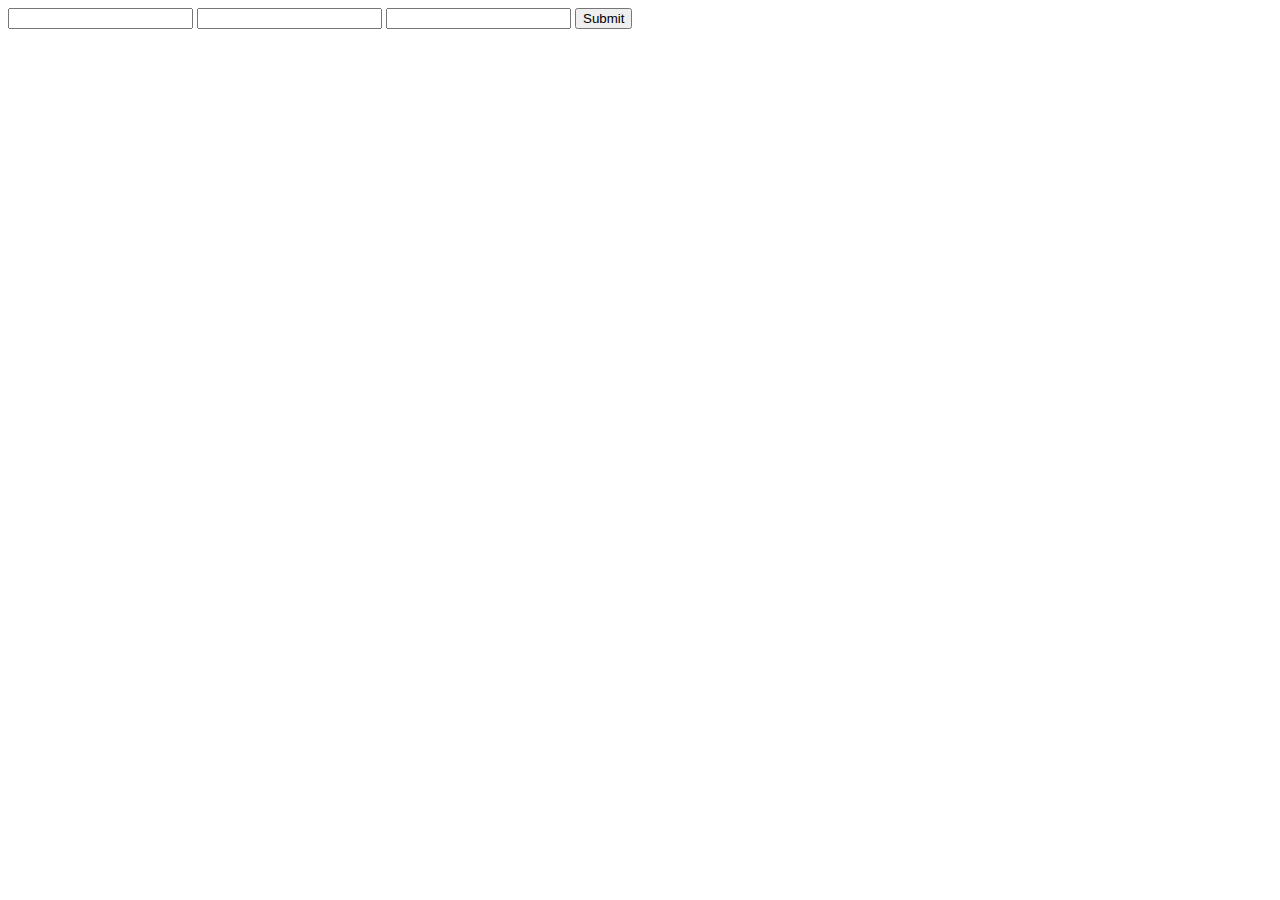
<file: desbourd.html>
<!-- <!DOCTYPE html>
<html lang="en">

<head>
    <meta charset="UTF-8">
    <meta name="viewport" content="width=device-width, initial-scale=1.0">
    <title>G</title>
    <link href="https://cdn.jsdelivr.net/npm/bootstrap@5.0.2/dist/css/bootstrap.min.css" rel="stylesheet"
        integrity="sha384-EVSTQN3/azprG1Anm3QDgpJLIm9Nao0Yz1ztcQTwFspd3yD65VohhpuuCOmLASjC" crossorigin="anonymous">
        <link rel="stylesheet" href="desbourd.css">
</head>
<body>
    <div id="container">
        <div class="header">
            <h2>HEADER</h2>
 
        </div>
        <div id="header1">
            <button class="btn btn-primary" type="button" data-bs-toggle="offcanvas" data-bs-target="#offcanvasRight" aria-controls="offcanvasRight">Profile</button>
            <div class="offcanvas offcanvas-end" tabindex="-1" id="offcanvasRight" aria-labelledby="offcanvasRightLabel">
              <div class="offcanvas-header">
                <h1 class="offcanvas-title" id="offcanvasRightLabel">Your Profile</h1>
                <form id="log">
                    <input type="submit" name="logout" value="Logout">
                </form>
                <button type="button" class="btn-close" data-bs-dismiss="offcanvas" aria-label="Close"></button>
              </div>
              <div class="offcanvas-body">
                <table >
                    <tr>
                        <td>id</td>
                        <td><span name="id"></span></td>
                    </tr>
                    <tr>
                        <td>Name</td>
                        <td><span name="name"></span></td>
                        <td><a href="#"><u>edit</u></a></td>
                    </tr>
                    <tr>
                        <td>Father</td>
                        <td><span name="ename"></span></td>
                        <td><a href="#"><u>edit</u></a></td>
                    </tr>
                    <tr>
                        <td>Email</td>
                        <td><span name="email"></span></td>
                        <td><a href="#"><u>edit</u></a></td>
                    </tr>
                    <tr>
                        <td>Password</td>
                        <td><span name="pass"></span></td>
                        <td><a href="#"><u>edit</u></a></td>
                    </tr>
                    <tr>
                        <td>Mobile</td>
                        <td><span name="mobile"></span></td>
                        <td><a href=""><u>edit</u></a></td>
                    </tr>
                </table>
              </div>
              <div id="button">
                <label for="toggler">
                    Update
                </label>
                <input type="checkbox" id="toggler" name=""> 
                <div id="update">

                    <input type="text"required placeholder="Enter Your new name" name="newname">
                    <input type="text" placeholder="Enter Father new name" name="newfname">
                    <input type="text" placeholder="Enter Your new email" name="newemail">
                    <input type="text" placeholder="Enter Your new password" name="newpass">
                    <input type="text" placeholder="Enter Your new contact" name="newcontact">
                    <input type="submit" value="Submit" name="newsubmit" id="sub">

            </div>
              </div>
            </div>
           
         </div>
           
        <br>
        <div id="header2">
            <div id="image">
                <img width="80%" src="info-removebg-preview.png" alt="">
            </div>

            <div id="navitem">
                <ul>
                    <li><a href="">HOME <i class="fa fa-angle-down" aria-hidden="true"></i></a></li>
                    <li><a href="">ABOUT <i class="fa fa-angle-down" aria-hidden="true"></i></a></li>
                    <li><a href="">GELLARY <i class="fa fa-angle-down" aria-hidden="true"></i></a></li>
                    <li><a href="">SERVICES <i class="fa fa-angle-down" aria-hidden="true"></i></a></li>
                </ul>
            </div>
            <div id="contact">
                CONTACT US
            </div>
        </div>
         <div id="main">
            <div>
                <span>about us</span><br>
                <p>This is a basic layout that includes a header, a main content area with sample posts, and a footer.
                    The styling is minimal and can be customized further based on your preferences. You can replace the
                    placeholder images with actual content. </p>
            </div>
            <div>
                <h2>services</h2>
            </div>
            <div>
                <h2>gallery</h2>
            </div>
        </div> 
        <div id="bottem">
            <div>
                <span>Get in Touch</span>
                <ul>
                    <li>
                        <p>
                            <i class="fas fa-map-marker-alt"></i>&nbsp;&nbsp;&nbsp;&nbsp;ISRO BHARAT
                        </p>
                    </li>
                    <li>
                        <p>
                            <i class="fas fa-phone"></i>&nbsp;&nbsp;&nbsp;&nbsp;012 345 67890
                        </p>
                    </li>
                    <li>
                        <p>
                            <i class="fas fa-envelope"></i>&nbsp;&nbsp;&nbsp;&nbsp;012 345 67890
                        </p>
                    </li>
                </ul>
            </div>
            <div>
                <span>Quick Links</span>
                <ul>
                    <li><a href="">HOME</a></li>
                    <li><a href="">ABOUT</a></li>
                    <li><a href="">PROPERTY</a></li>
                    <li><a href="">PAGE</a></li>
                    <li><a href="">CONTACT</a></li>
                </ul>
            </div>
            <div id="login-container">
                <h2>Login</h2>
                <form>
                    <input type="text" id="username" name="username" placeholder="Enter Name" required>
                    <br>
                    <input type="password" id="password" name="password" placeholder="Enter Password" required>
                    <br>
                    <center><button type="submit">Login</button></center>
                </form>
            </div>
        </div>
        <div id="footer">
            <center>
                &copy; All Rights Reserved | 2023 Designed by Itep-6 &trade;
            </center>
        </div>
    </div>
    
    <script src="https://cdn.jsdelivr.net/npm/bootstrap@5.0.2/dist/js/bootstrap.bundle.min.js"
        integrity="sha384-MrcW6ZMFYlzcLA8Nl+NtUVF0sA7MsXsP1UyJoMp4YLEuNSfAP+JcXn/tWtIaxVXM"
        crossorigin="anonymous"></script>

</body>

</html> -->
<!DOCTYPE html>
<html lang="en">
<head> 
</head>
<body>
    <form action="">
        <input type="password" name="old">
        <input type="password" name="new">
        <input type="password" name="new2">
        <input type="submit" name="newpass">
    </form>
</body>
</html>
</file>
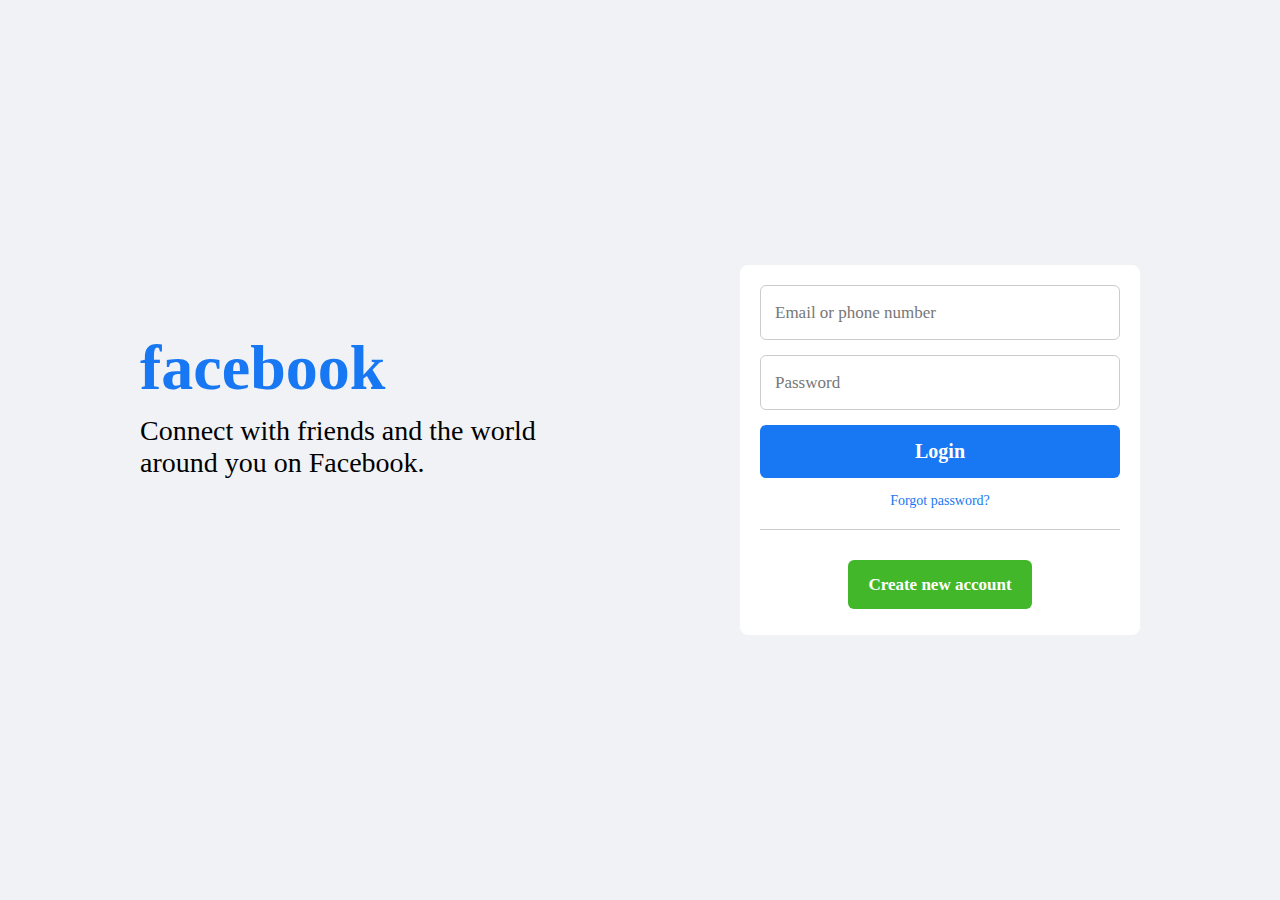
<file: facebook.html>
<!DOCTYPE html>
<html lang="en">
  <head>
    <meta charset="UTF-8">
    <meta name="viewport" content="width=device-width, initial-scale=1.0">
    <title>Facebook Login Page</title>
    <style>
* {
  margin: 0;
  padding: 0;
  box-sizing: border-box;
  font-family: candara;
}

.flex {
  display: flex;
  align-items: center;
}

.container {
  padding: 0 15px;
  min-height: 100vh;
  justify-content: center;
  background: #f0f2f5;
}

.facebook {
  justify-content: space-between;
  max-width: 1000px;
  width: 100%;
}

.facebook .text {
  margin-bottom: 90px;
}

.facebook h1 {
  color: #1877f2;
  font-size: 4rem;
  margin-bottom: 10px;
}

.facebook p {
  font-size: 1.75rem;
  white-space: nowrap;
}

form {
  display: flex;
  flex-direction: column;
  background: #fff;
  border-radius: 8px;
  padding: 20px;
  max-width: 400px;
  width: 100%;
}

form input {
  height: 55px;
  width: 100%;
  border: 1px solid #ccc;
  border-radius: 6px;
  margin-bottom: 15px;
  font-size: 1rem;
  padding: 0 14px;
}

form input:focus {
  outline: none;
  border-color: #1877f2;
}

::placeholder {
  color: #777;
  font-size: 1.063rem;
}

.link {
  display: flex;
  flex-direction: column;
  text-align: center;
  gap: 15px;
}

.link .login {
  border: none;
  background: #1877f2;
  padding: 15px 0;
  border-radius: 6px;
  color: #fff;
  font-size: 1.25rem;
  font-weight: 600;
  transition: 0.2s ease;
}

.link .login:hover {
  background: #0d65d9;
}

form a {
  text-decoration: none;
}

.link .forgot {
  color: #1877f2;
  font-size: 0.875rem;
}

.link .forgot:hover {
  text-decoration: underline;
}

hr {
  border: none;
  height: 1px;
  background-color: #ccc;
  margin-bottom: 20px;
  margin-top: 20px;
}

.button {
  margin-top: 25px;
  text-align: center;
  margin-bottom: 20px;
}

.button a {
  padding: 15px 20px;
  background: #42b72a;
  border-radius: 6px;
  color: #fff;
  font-size: 1.063rem;
  font-weight: 600;
  transition: 0.2s ease;
}

.button a:hover {
  background: #3ba626;
}
    </style>
  </head>
  <body>
    <div class="container flex">
      <div class="facebook flex">
        <div class="text">
          <h1>facebook</h1>
          <p>Connect with friends and the world </p>
          <p> around you on Facebook.</p>
        </div>
        <form action="#">
          <input type="email" placeholder="Email or phone number" required>
          <input type="password" placeholder="Password" required>
          <div class="link">
            <button type="submit" class="login">Login</button>
            <a href="#" class="forgot">Forgot password?</a>
          </div>
          <hr>
          <div class="button">
            <a href="#">Create new account</a>
          </div>
        </form>
      </div>
    </div>
  </body>
</html>
</file>
<file: desbourd.css>
* {
    margin: 0;
    padding: 0;
    box-sizing: border-box;
    font-family: "Open Sans", sans-serif;
}
#container {

    height: 1000px;
    width: 100%;
    background: url("https://www.codingnepalweb.com/demos/create-glassmorphism-login-form-html-css/hero-bg.jpg"), #000;
    background-position: center;
    background-size: cover;
}

.header {
    width: 90%;
    height: 60px;
    border-radius: 8px;
    padding: 10px;
    text-align: center;
    border: 1px solid rgba(255, 255, 255, 0.5);
    backdrop-filter: blur(9px);
    -webkit-backdrop-filter: blur(9px);
}
#offcanvasRight{
    border: 1px solid rgba(219, 21, 21, 0.5);
    backdrop-filter: blur(9px);
    -webkit-backdrop-filter: blur(9px);
    width: 100%;
}

#header1 table {
    width: 50%;
    
}
#log{
    float: right;
}
#log input{
    height: 30px;
    width: 70px;
    border-radius: 9px;
    background-color: blue;
    color: #fff;
}
#button{
    /* border: 1px solid red; */
    height: 400px;
    width: 48%;
    margin-left: 20px;
}
#button label{
   border-radius: 9px;
    width: 100px;
    background-color: blue;
    color: aliceblue;
    height: 50px;
    position: absolute;
    margin-left: 200px;
    text-align: center;
    padding-top: 10px;

}
#toggler{
    display: none;
}
#update{
    display: none;
}
#toggler:checked~#update{
    display: block;
}
#update{
    position: absolute;
    /* border: 1px solid red; */
    margin-top: 60px;
    margin-left: 170px;
    width: 300px;
    height: 300px;
}
#update input{
    margin-left: 0px;
    margin-top: 5px;
    width: 200px;
    height: 40px;
    border: none;
    border-bottom: 1px solid black;
  
}
#update input:nth-child(6){
   
    width: 200px;
    height: 40px;
   border-radius: 9px;
    background-color: blue;
    color: aliceblue;
  
}
.header h2 {
    color: aliceblue;
}
#header2 {

    width: 100%;
    height: 70px;
    margin-top: -5px;
    border-radius: 8px;
    border: 1px solid rgba(255, 255, 255, 0.5);
    backdrop-filter: blur(9px);
    -webkit-backdrop-filter: blur(9px);
    top: 0px;
}
#image {
    width: 130px;
    height: 40px;
    float: left;
    margin-top: 20px;
    margin-left: 50px;
}
#navitem {
    margin-top: 20px;
    margin-left: 180px;
    float: left;
    width: 45%;
    height: 40px;
}
#navitem ul {
    color: white;
}
#navitem ul li {
    list-style: none;
    display: inline;
    margin-left: 25px;
}
#navitem ul li a {
    color: white;
    text-decoration: none;
}
#contact {
    width: 120px;
    height: 30px;
    background-color: #EA1B3D;
    float: left;
    margin-left: 60px;
    margin-top: 16px;
    font-family: 'Lexend', sans-serif;
    padding-top: 5px;
    padding-left: 10px;
    color: white;
}
#main {
    border: 1px solid rgba(255, 255, 255, 0.5);
    backdrop-filter: blur(9px);
    -webkit-backdrop-filter: blur(9px);
    display: flex;
    width: 100%;
    height: 500px;
}
#main div {
    width: 30%;
    margin: auto;
    height: 400px;
    border: 1px solid rgba(255, 255, 255, 0.5);
    backdrop-filter: blur(9px);
    -webkit-backdrop-filter: blur(9px);
    display: flex;
    justify-content: center;
}
#bottem {
    height: 400px;
    border: 1px solid rgba(255, 255, 255, 0.5);
    backdrop-filter: blur(9px);
    -webkit-backdrop-filter: blur(9px);
    top: 0px;
    width: 100%;
    color: white;
    z-index: 10;
}
#bottem div:nth-child(1) {
    color: white;
    width: 20%;
    height: 300px;
    margin: 60px;
    margin-top: 70px !important;
    float: left;
}
#bottem div:nth-child(2) {
    color: white;
    width: 30%;
    height: 300px;
    margin-top: 70px !important;
    float: left;
}
#bottem div:nth-child(3) {
    color: white;
    width: 30%;
    height: 300px;
    margin-top: 70px !important;
    float: left;
}
#bottem div:nth-child(1) span {
    margin-left: 50px;
    font-family: "Inter", sans-serif;
    font-size: calc(0.2rem + 1.3vw);
    font-weight: bold;
}
#bottem div:nth-child(2) span {
    margin-left: 40px;
    font-family: "Inter", sans-serif;
    font-size: calc(0.2rem + 1.3vw);
    font-weight: bold;
}
#bottem div:nth-child(1) ul {
    list-style: none;
}
#bottem div:nth-child(1) ul li {
    margin-top: 14px;
    color: gray;
}
#bottem div:nth-child(1) ul li:nth-child(1) {
    margin-top: 54px !important;
}
#bottem div:nth-child(2) ul li:nth-child(1) {
    margin-top: 54px !important;
}
#bottem div:nth-child(2) ul {
    list-style: none;
}
#bottem div:nth-child(2) ul li a {
    text-decoration: none;
    color: gray;
}
#bottem div:nth-child(2) ul li {
    margin-top: 14px;
    color: gray;
}
#login-container {
    background-color: burlywood;
    border-radius: 5px;
    width: 700px;
    height: 200px !important;
    text-align: center;
}
#login-container h2 {
    margin-bottom: 20px;
    color: #0E2E50;
}
#login-container input {
    width: 300px;
    height: 30px;
    margin-top: 10px;
}
#login-container button {
    margin-top: 10px;
    width: 100px;
    height: 30px;
}
#footer {
    color: white;
    width: 100%;
    border: 1px solid rgba(255, 255, 255, 0.5);
    backdrop-filter: blur(9px);
    -webkit-backdrop-filter: blur(9px);
    top: 0px;
}
#header1{
    position: relative;
    margin-left: 93%; 
    margin-top: -50px;           
}
</file>
